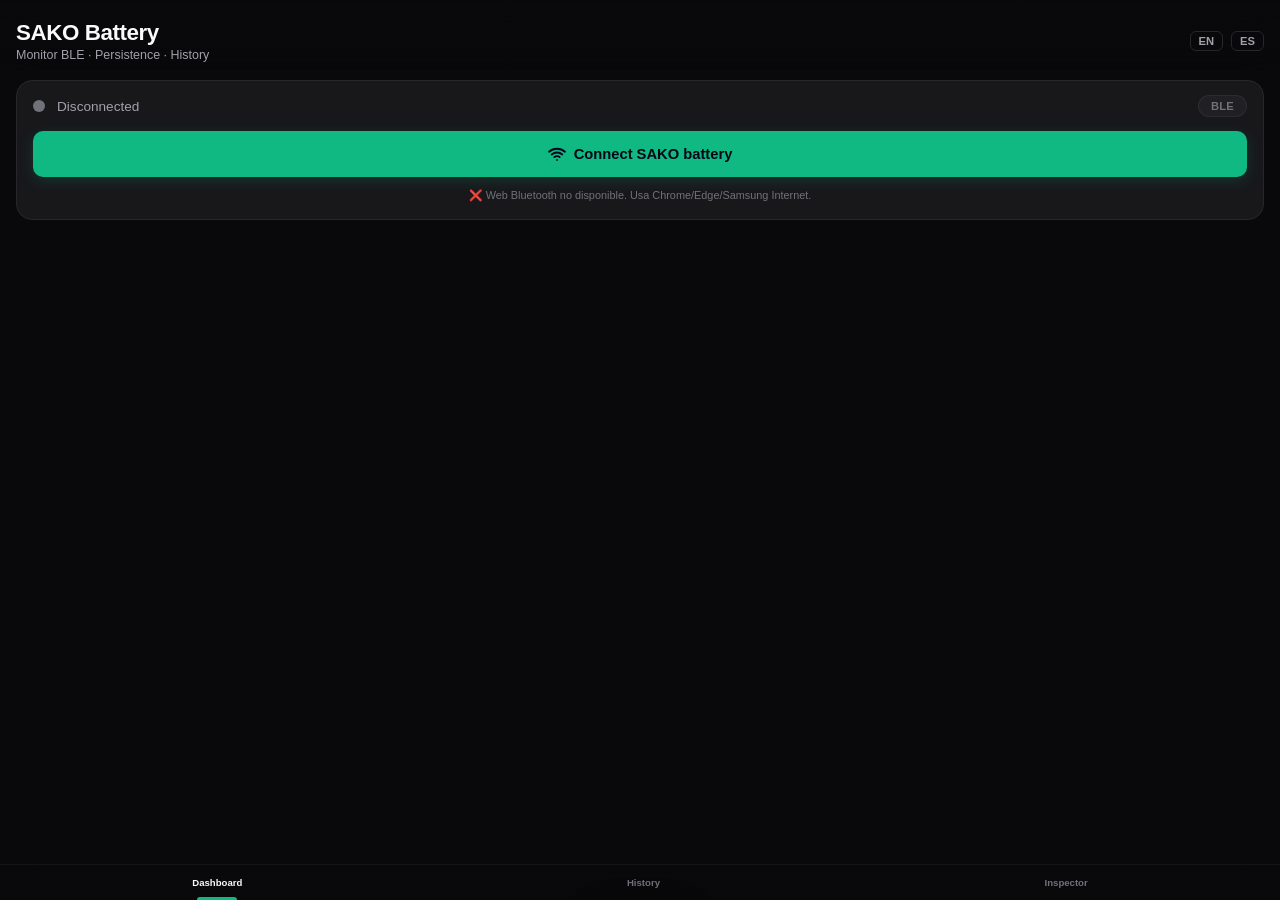
<file: index.html>
<!DOCTYPE html>
<html lang="es">
<head>
    <meta charset="UTF-8">
    <!-- PWA / mobile viewport: user-scalable=yes para accesibilidad (era 'no' antes) -->
    <meta name="viewport" content="width=device-width, initial-scale=1.0, viewport-fit=cover">
    <meta name="theme-color" content="#09090b">
    <meta name="apple-mobile-web-app-capable" content="yes">
    <meta name="apple-mobile-web-app-status-bar-style" content="black-translucent">
    <meta name="description" content="Real-time BLE monitor for SAKO / JBD BMS. Dashboard, history, CSV export.">
    <title>SAKO Battery Pro</title>

    <!-- PWA manifest -->
    <link rel="manifest" href="manifest.webmanifest">

    <!-- iconos -->
    <link rel="icon" type="image/svg+xml" href="assets/icons/icon.svg">
    <link rel="apple-touch-icon" href="assets/icons/icon-192.png">

    <!-- estilos -->
    <link rel="stylesheet" href="assets/css/styles.css">

    <!-- Install button (visible only when beforeinstallprompt fires) -->
    <style>
        #installBtn {
            display: none;
            margin: 0 16px 10px;
            background: linear-gradient(135deg, rgba(16,185,129,0.12), rgba(16,185,129,0.04));
            border: 1px solid rgba(16,185,129,0.25);
            color: var(--primary);
        }
        #installBtn:active { transform: scale(0.97); }
    </style>
</head>
<body>
    <div class="ptr-indicator" id="ptrIndicator">
        <div class="ptr-spinner"></div> Syncing…
    </div>

    <header>
        <div class="header-row">
            <div>
                <h1>SAKO Battery</h1>
                <div class="subtitle" id="headerSub">Monitor BLE · Persistence · History</div>
            </div>
            <div style="display:flex;align-items:center;gap:8px;">
                <button class="lang-btn active" data-lang="en" onclick="setLang('en')" style="font-size:.7rem;font-weight:700;padding:3px 8px;border-radius:6px;border:1px solid var(--border);background:transparent;color:var(--muted);cursor:pointer;">EN</button>
                <button class="lang-btn" data-lang="es" onclick="setLang('es')" style="font-size:.7rem;font-weight:700;padding:3px 8px;border-radius:6px;border:1px solid var(--border);background:transparent;color:var(--muted);cursor:pointer;">ES</button>
                <div class="header-badge hidden" id="liveBadge">● LIVE</div>
            </div>
        </div>
    </header>

    <div class="install-hint hidden anim-fade" id="installHint">
        💡 <b>Tip:</b> Tap ⋮ and select <b>"Add to Home Screen"</b> to use it as a native app.
    </div>

    <!-- CONNECT -->
    <div class="card anim-fade" id="connectCard" style="animation-delay:.05s">
        <div class="status-bar">
            <div class="status-dot-wrap">
                <div class="status-dot" id="statusDot"></div>
                <div class="status-dot-ring" id="statusRing"></div>
            </div>
            <span class="status-text" id="statusText">Disconnected</span>
            <span class="badge badge-idle" id="connBadge">BLE</span>
        </div>
        <div style="padding: 0 16px 16px;">
            <button class="btn" id="connectBtn" onclick="connect()">
                <svg width="18" height="18" viewBox="0 0 24 24" fill="none" stroke="currentColor" stroke-width="2.5" stroke-linecap="round" stroke-linejoin="round"><path d="M5 12.55a11 11 0 0 1 14.08 0"/><path d="M1.42 9a16 16 0 0 1 21.16 0"/><path d="M8.53 16.11a6 6 0 0 1 6.95 0"/><line x1="12" y1="20" x2="12.01" y2="20"/></svg>
                Connect SAKO battery
            </button>
            <button class="btn hidden" id="installBtn" onclick="installApp()">
                <svg width="18" height="18" viewBox="0 0 24 24" fill="none" stroke="currentColor" stroke-width="2.5" stroke-linecap="round" stroke-linejoin="round"><path d="M21 15v4a2 2 0 0 1-2 2H5a2 2 0 0 1-2-2v-4"/><polyline points="7 10 12 15 17 10"/><line x1="12" y1="15" x2="12" y2="3"/></svg>
                Install app
            </button>
            <button class="btn btn-info hidden" id="reconnectBtn" onclick="quickReconnect()">
                <svg width="18" height="18" viewBox="0 0 24 24" fill="none" stroke="currentColor" stroke-width="2.5" stroke-linecap="round" stroke-linejoin="round"><polyline points="23 4 23 10 17 10"/><path d="M20.49 15a9 9 0 1 1-2.12-9.36L23 10"/></svg>
                Quick reconnect
            </button>
            <button class="btn btn-danger hidden" id="disconnectBtn" onclick="disconnect()">
                <svg width="18" height="18" viewBox="0 0 24 24" fill="none" stroke="currentColor" stroke-width="2.5" stroke-linecap="round" stroke-linejoin="round"><line x1="18" y1="6" x2="6" y2="18"/><line x1="6" y1="6" x2="18" y2="18"/></svg>
                Disconnect
            </button>
            <div class="conn-info" id="autoConnectMsg"></div>
            <div class="conn-info" id="bleSupportMsg" style="font-size:.68rem;color:var(--dim);"></div>
        </div>
    </div>

    <!-- DASHBOARD -->
    <div id="viewDashboard" class="view-section hidden">
        <div style="display:flex; justify-content:center; padding: 14px 0 6px;">
            <div class="ring-wrap">
                <svg width="200" height="200" viewBox="0 0 200 200">
                    <circle class="ring-bg" cx="100" cy="100" r="82"/>
                    <circle class="ring-fill" id="ringFill" cx="100" cy="100" r="82"
                        stroke-dasharray="515.22" stroke-dashoffset="128.81"/>
                </svg>
                <div class="ring-center">
                    <div class="ring-soc" id="dashSoc">--%</div>
                    <div class="ring-label" id="dashCapLabel">320 Ah</div>
                </div>
            </div>
        </div>

        <div class="sparkline-wrap hidden" id="sparkWrap">
            <svg class="sparkline" id="sparkSvg" viewBox="0 0 300 40" preserveAspectRatio="none">
                <defs><linearGradient id="sparkGrad" x1="0" y1="0" x2="0" y2="1"><stop offset="0%" stop-color="rgba(16,185,129,0.3)"/><stop offset="100%" stop-color="rgba(16,185,129,0)"/></linearGradient></defs>
                <path id="sparkPath" fill="none" stroke="var(--success)" stroke-width="1.5" stroke-linejoin="round"/>
                <path id="sparkArea" fill="url(#sparkGrad)"/>
            </svg>
        </div>

        <div class="time-card anim-fade" style="animation-delay:.1s">
            <div class="time-icon">
                <svg viewBox="0 0 24 24"><circle cx="12" cy="12" r="10"/><polyline points="12 6 12 12 16 14"/></svg>
            </div>
            <div style="flex:1;min-width:0">
                <div class="time-label" id="dashTimeLabel">Time remaining</div>
                <div class="time-value" id="dashTime">—</div>
                <div class="time-sub" id="dashTimeSub"></div>
                <div class="progress-bar"><div class="progress-fill" id="timeProgress" style="width:0%; background:var(--success);"></div></div>
            </div>
        </div>

        <div class="stats-grid anim-fade" style="animation-delay:.15s">
            <div class="stat"><div class="stat-label">Voltage</div><div class="stat-value" id="dashV">—</div><div class="stat-unit">V</div></div>
            <div class="stat"><div class="stat-label">Current</div><div class="stat-value" id="dashI">—</div><div class="stat-unit">A</div></div>
            <div class="stat"><div class="stat-label">Power</div><div class="stat-value" id="dashP">—</div><div class="stat-unit">W</div></div>
            <div class="stat"><div class="stat-label">Cap. rem.</div><div class="stat-value" id="dashCapRem">—</div><div class="stat-unit">Ah</div></div>
            <div class="stat"><div class="stat-label">Cap. total</div><div class="stat-value" id="dashCapTot">—</div><div class="stat-unit">Ah</div></div>
            <div class="stat"><div class="stat-label">Cycles</div><div class="stat-value" id="dashCyc">—</div><div class="stat-unit">#</div></div>
            <div class="stat"><div class="stat-label">Cells</div><div class="stat-value" id="dashCells">—</div><div class="stat-unit">S</div></div>
            <div class="stat"><div class="stat-label">SW Ver.</div><div class="stat-value" id="dashVer">—</div><div class="stat-unit"></div></div>
            <div class="stat"><div class="stat-label">Protection</div><div class="stat-value" id="dashProt">—</div><div class="stat-unit"></div></div>
        </div>

        <div class="section-title">Temperatures</div>
        <div class="temp-grid" id="tempGrid"></div>

        <div class="section-title">BMS Status</div>
        <div class="card" style="margin-top:0;">
            <div class="card-body" style="padding: 8px 16px;">
                <div class="bms-row"><span>Charge MOSFET</span><span id="dashFetChg">—</span></div>
                <div class="bms-row"><span>Discharge MOSFET</span><span id="dashFetDsc">—</span></div>
                <div class="bms-row"><span>Balance</span><span id="dashBal">—</span></div>
                <div class="bms-row"><span>Last packet</span><span id="dashLast">—</span></div>
            </div>
        </div>
    </div>

    <!-- HISTORY -->
    <div id="viewHistory" class="view-section hidden">
        <div class="section-title">Trend Chart</div>
        <div class="chart-wrap" id="chartWrap">
            <svg class="chart-svg" id="chartSvg" viewBox="0 0 640 220" preserveAspectRatio="none">
                <defs>
                    <linearGradient id="gradV" x1="0" y1="0" x2="0" y2="1">
                        <stop offset="0%" stop-color="rgba(16,185,129,0.22)"/><stop offset="100%" stop-color="rgba(16,185,129,0)"/>
                    </linearGradient>
                    <linearGradient id="gradI" x1="0" y1="0" x2="0" y2="1">
                        <stop offset="0%" stop-color="rgba(59,130,246,0.22)"/><stop offset="100%" stop-color="rgba(59,130,246,0)"/>
                    </linearGradient>
                    <linearGradient id="gradSOC" x1="0" y1="0" x2="0" y2="1">
                        <stop offset="0%" stop-color="rgba(139,92,246,0.12)"/><stop offset="100%" stop-color="rgba(139,92,246,0)"/>
                    </linearGradient>
                </defs>
                <g id="chartGrid" stroke="var(--border)" stroke-width="0.5" opacity="0.4"></g>
                <g id="chartLabels" font-size="9" fill="var(--dim)" font-family="ui-monospace,monospace"></g>
                <path id="areaV" fill="url(#gradV)"/>
                <path id="areaI" fill="url(#gradI)"/>
                <path id="pathV" fill="none" stroke="var(--success)" stroke-width="2.5" stroke-linejoin="round"/>
                <path id="pathI" fill="none" stroke="var(--info)" stroke-width="2.5" stroke-linejoin="round" stroke-dasharray="4,3"/>
                <path id="pathSOC" fill="none" stroke="#a78bfa" stroke-width="1.5" stroke-linejoin="round" opacity="0.7"/>
                <path id="areaSOC" fill="url(#gradSOC)" opacity="0.35"/>
                <g id="pointsV"></g><g id="pointsI"></g><g id="pointsSOC"></g>
                <line id="zeroLine" stroke="var(--dim)" stroke-width="0.5" stroke-dasharray="3,3" opacity="0.5"/>
            </svg>
            <div class="chart-tooltip" id="chartTooltip"></div>
        </div>
        <div class="chart-legend">
            <div class="chart-legend-item"><div class="chart-legend-dot" style="background:var(--success)"></div>Voltaje</div>
            <div class="chart-legend-item"><div class="chart-legend-dot" style="background:var(--info)"></div>Corriente</div>
            <div class="chart-legend-item"><div class="chart-legend-dot" style="background:#a78bfa"></div>SOC</div>
        </div>

        <div class="section-title">Session Statistics</div>
        <div class="card" style="margin-top:0;">
            <div class="card-body" id="statsBody">
                <div class="stat-row"><span>Stored readings</span><span id="statCount">—</span></div>
                <div class="stat-row"><span>First reading</span><span id="statFirst">—</span></div>
                <div class="stat-row"><span>Last reading</span><span id="statLast">—</span></div>
                <div class="stat-row"><span>Voltage max / min</span><span id="statVrange">—</span></div>
                <div class="stat-row"><span>Current max / min</span><span id="statIrange">—</span></div>
                <div class="stat-row"><span>SOC average</span><span id="statSocAvg">—</span></div>
                <div class="stat-row"><span>SOC max / min</span><span id="statSOCrange">—</span></div>
            </div>
        </div>

        <div class="db-controls">
            <button class="btn btn-ghost" onclick="exportCSV()">
                <svg width="16" height="16" viewBox="0 0 24 24" fill="none" stroke="currentColor" stroke-width="2" stroke-linecap="round" stroke-linejoin="round"><path d="M21 15v4a2 2 0 0 1-2 2H5a2 2 0 0 1-2-2v-4"/><polyline points="7 10 12 15 17 10"/><line x1="12" y1="15" x2="12" y2="3"/></svg>
                Export CSV
            </button>
            <button class="btn btn-ghost" onclick="clearHistory()" style="color:var(--danger);border-color:rgba(239,68,68,0.3)">
                <svg width="16" height="16" viewBox="0 0 24 24" fill="none" stroke="currentColor" stroke-width="2" stroke-linecap="round" stroke-linejoin="round"><polyline points="3 6 5 6 21 6"/><path d="M19 6v14a2 2 0 0 1-2 2H7a2 2 0 0 1-2-2V6m3 0V4a2 2 0 0 1 2-2h4a2 2 0 0 1 2 2v2"/></svg>
                Clear history
            </button>
        </div>
    </div>

    <!-- INSPECTOR -->
    <div id="viewInspector" class="view-section hidden">
        <div class="card anim-fade" style="animation-delay:.05s">
            <div class="card-header">
                <span class="card-title">🧬 Hex dump · packet 0x03</span>
                <button class="btn btn-sm" onclick="clearPackets()">Clear</button>
            </div>
            <div class="card-body">
                <div id="hexDump" style="color:var(--muted); font-size:.8rem; text-align:center; padding:30px 20px;">
                    <svg width="40" height="40" viewBox="0 0 24 24" fill="none" stroke="var(--dim)" stroke-width="1.5" style="margin-bottom:10px"><rect x="2" y="3" width="20" height="14" rx="2"/><line x1="8" y1="21" x2="16" y2="21"/><line x1="12" y1="17" x2="12" y2="21"/></svg><br/>
                    Connect and wait for a packet…
                </div>
                <div style="margin-top:12px; font-size:.62rem; color:var(--dim); display:flex; flex-wrap:wrap; gap:10px;">
                    <span><span class="hex-cell hl-v" style="display:inline-block;width:10px;height:10px;padding:0;border-radius:2px"></span> Voltaje</span>
                    <span><span class="hex-cell hl-i" style="display:inline-block;width:10px;height:10px;padding:0;border-radius:2px"></span> Corriente</span>
                    <span><span class="hex-cell hl-c" style="display:inline-block;width:10px;height:10px;padding:0;border-radius:2px"></span> Capacidad</span>
                    <span><span class="hex-cell hl-cyc" style="display:inline-block;width:10px;height:10px;padding:0;border-radius:2px"></span> Ciclos</span>
                    <span><span class="hex-cell hl-soc" style="display:inline-block;width:10px;height:10px;padding:0;border-radius:2px"></span> SOC</span>
                    <span><span class="hex-cell hl-t" style="display:inline-block;width:10px;height:10px;padding:0;border-radius:2px"></span> Temp</span>
                </div>
            </div>
        </div>

        <div class="card anim-fade" style="animation-delay:.1s">
            <div class="card-header"><span class="card-title">🔎 Candidates (all offsets)</span></div>
            <div class="card-body" style="padding:0; overflow-x:auto;">
                <table class="candidate-table">
                    <thead><tr>
                        <th>Off</th><th>Hex</th><th>u8</th><th>u16BE/100</th><th>u16LE/100</th>
                        <th>i16BE/100</th><th>i16LE/100</th><th>u16BE/10−273</th><th>Campo JBD</th>
                    </tr></thead>
                    <tbody id="candidateBody"><tr><td colspan="9" style="text-align:center;color:var(--muted);padding:30px 20px;">
                        <svg width="32" height="32" viewBox="0 0 24 24" fill="none" stroke="var(--dim)" stroke-width="1.5" style="margin-bottom:8px"><circle cx="11" cy="11" r="8"/><line x1="21" y1="21" x2="16.65" y2="16.65"/></svg><br/>Waiting for packets…
                    </td></tr></tbody>
                </table>
            </div>
        </div>

        <div class="card anim-fade" style="animation-delay:.15s">
            <div class="card-header"><span class="card-title">📋 Log</span></div>
            <div class="card-body">
                <div class="log-container" id="log"></div>
            </div>
        </div>
    </div>

    <!-- BOTTOM NAV -->
    <nav class="bottom-nav" id="bottomNav">
        <div class="nav-indicator" id="navIndicator" style="left:0"></div>
        <button class="nav-item active" onclick="setMode('dashboard')" data-mode="dashboard" data-i18n-nav="nav_dashboard">
            <svg class="nav-icon" viewBox="0 0 24 24" fill="none" stroke="currentColor" stroke-width="2" stroke-linecap="round" stroke-linejoin="round"><rect x="3" y="3" width="7" height="7"/><rect x="14" y="3" width="7" height="7"/><rect x="14" y="14" width="7" height="7"/><rect x="3" y="14" width="7" height="7"/></svg>
            Dashboard
        </button>
        <button class="nav-item" onclick="setMode('history')" data-mode="history" data-i18n-nav="nav_history">
            <svg class="nav-icon" viewBox="0 0 24 24" fill="none" stroke="currentColor" stroke-width="2" stroke-linecap="round" stroke-linejoin="round"><polyline points="22 12 18 12 15 21 9 3 6 12 2 12"/></svg>
            History
        </button>
        <button class="nav-item" onclick="setMode('inspector')" data-mode="inspector" data-i18n-nav="nav_inspector">
            <svg class="nav-icon" viewBox="0 0 24 24" fill="none" stroke="currentColor" stroke-width="2" stroke-linecap="round" stroke-linejoin="round"><polyline points="16 18 22 12 16 6"/><polyline points="8 6 2 12 8 18"/></svg>
            Inspector
        </button>
    </nav>

    <div class="toast" id="toast"><span class="toast-icon" id="toastIcon">ℹ️</span><span id="toastText"></span></div>

    <script src="assets/js/app.js"></script>
</body>
</html>
</file>
<file: assets/css/styles.css>
:root {
    --bg: #09090b; --card: #18181b; --border: #27272a;
    --text: #fafafa; --muted: #a1a1aa; --dim: #71717a;
    --primary: #10b981; --success: #22c55e; --danger: #ef4444;
    --warning: #f59e0b; --info: #3b82f6; --accent: #8b5cf6;
    --radius: 1rem; --radius-sm: 0.625rem;
}
* { margin: 0; padding: 0; box-sizing: border-box; -webkit-tap-highlight-color: transparent; }
html { scroll-behavior: smooth; }
body { font-family: -apple-system, BlinkMacSystemFont, 'Segoe UI', Roboto, sans-serif;
    background: var(--bg); color: var(--text); min-height: 100vh; padding-bottom: 90px;
    overflow-x: hidden; overscroll-behavior-y: none; -webkit-overflow-scrolling: touch; }

/* ═══════ ANIMATIONS ═══════ */
@keyframes fadeIn { from { opacity:0; transform: translateY(12px); } to { opacity:1; transform: translateY(0); } }
@keyframes fadeInScale { from { opacity:0; transform: scale(0.95); } to { opacity:1; transform: scale(1); } }
@keyframes pulse-ring { 0% { transform: scale(1); opacity:0.6; } 100% { transform: scale(2.2); opacity:0; } }
@keyframes shimmer { 0% { background-position: -200% 0; } 100% { background-position: 200% 0; } }
@keyframes slideUp { from { transform: translateY(100%); opacity:0; } to { transform: translateY(0); opacity:1; } }
@keyframes spin { to { transform: rotate(360deg); } }
.anim-fade { animation: fadeIn .45s cubic-bezier(.22,1,.36,1) both; }
.anim-scale { animation: fadeInScale .4s cubic-bezier(.22,1,.36,1) both; }

/* ═══════ HEADER ═══════ */
header { padding: 20px 16px 8px; position: sticky; top: 0; z-index: 50;
    background: linear-gradient(180deg, rgba(9,9,11,0.92) 0%, rgba(9,9,11,0.6) 60%, transparent 100%);
    backdrop-filter: blur(16px); -webkit-backdrop-filter: blur(16px); }
header h1 { font-size: 1.4rem; font-weight: 800; letter-spacing: -0.02em; }
header .subtitle { color: var(--muted); font-size: 0.78rem; margin-top: 2px; }
.header-row { display: flex; align-items: center; justify-content: space-between; }
.header-badge { font-size: .65rem; padding: 3px 10px; border-radius: 20px; background: rgba(16,185,129,0.12);
    color: var(--primary); border: 1px solid rgba(16,185,129,0.2); font-weight: 600; }

/* ═══════ CARDS ═══════ */
.card { background: var(--card); border: 1px solid var(--border); border-radius: var(--radius);
    margin: 10px 16px; overflow: hidden;
    transition: transform .2s, box-shadow .2s; }
.card:active { transform: scale(0.992); }
.card-glass { background: rgba(24,24,27,0.7); backdrop-filter: blur(12px); border: 1px solid rgba(39,39,42,0.6); }
.card-header { padding: 14px 16px 10px; border-bottom: 1px solid var(--border);
    display: flex; justify-content: space-between; align-items: center; }
.card-title { font-size: 0.82rem; font-weight: 700; letter-spacing: -0.01em; }
.card-body { padding: 16px; }

/* ═══════ BUTTONS ═══════ */
.btn { background: var(--primary); color: #020617; border: none; padding: 14px 20px;
    border-radius: var(--radius-sm); font-size: 0.92rem; font-weight: 700; cursor: pointer;
    width: 100%; touch-action: manipulation; transition: all .15s ease;
    display: flex; align-items: center; justify-content: center; gap: 8px;
    box-shadow: 0 4px 14px rgba(16,185,129,0.18); }
.btn:active { transform: scale(0.96); box-shadow: 0 2px 8px rgba(16,185,129,0.12); }
.btn:disabled { opacity: .45; cursor: not-allowed; transform: none; box-shadow: none; }
.btn-danger { background: var(--danger); color: white; box-shadow: 0 4px 14px rgba(239,68,68,0.18); }
.btn-danger:active { box-shadow: 0 2px 8px rgba(239,68,68,0.12); }
.btn-sm { width: auto; padding: 7px 14px; font-size: 0.72rem; background: rgba(39,39,42,0.6); color: var(--text);
    border: 1px solid var(--border); font-weight: 600; box-shadow: none; border-radius: 8px; }
.btn-ghost { background: transparent; border: 1px solid var(--border); color: var(--muted); box-shadow: none; }
.btn-ghost:active { background: rgba(255,255,255,0.03); }
.btn-info { background: var(--info); color: #020617; box-shadow: 0 4px 14px rgba(59,130,246,0.18); }

/* ═══════ STATUS ═══════ */
.status-bar { display: flex; align-items: center; gap: 12px; padding: 14px 16px; }
.status-dot-wrap { position: relative; width: 12px; height: 12px; }
.status-dot { width: 12px; height: 12px; border-radius: 50%; background: var(--dim); transition: all .3s; position: relative; z-index: 2; }
.status-dot.connected { background: var(--success); }
.status-dot.connecting { background: var(--warning); }
.status-dot-ring { position: absolute; inset: -4px; border-radius: 50%; border: 2px solid var(--success); opacity: 0; z-index: 1; }
.status-dot.connected + .status-dot-ring { animation: pulse-ring 2s cubic-bezier(0,.55,.45,1) infinite; }
.status-text { color: var(--muted); font-size: 0.85rem; flex: 1; font-weight: 500; }

/* ═══════ RING ═══════ */
.ring-wrap { position: relative; width: 200px; height: 200px; margin: 0 auto; }
.ring-wrap svg { transform: rotate(-90deg); filter: drop-shadow(0 0 12px rgba(16,185,129,0.15)); }
.ring-bg { fill: none; stroke: var(--border); stroke-width: 14; }
.ring-fill { fill: none; stroke: var(--success); stroke-width: 14; stroke-linecap: round;
    transition: stroke-dashoffset .9s cubic-bezier(.22,1,.36,1), stroke .4s; }
.ring-center { position: absolute; inset: 0; display: flex; flex-direction: column;
    align-items: center; justify-content: center; }
.ring-soc { font-size: 3.2rem; font-weight: 800; line-height: 1; font-variant-numeric: tabular-nums;
    letter-spacing: -0.03em; }
.ring-label { font-size: .78rem; color: var(--muted); margin-top: 6px; font-weight: 500; }

/* ═══════ STATS ═══════ */
.stats-grid { display: grid; grid-template-columns: repeat(3, 1fr); gap: 8px; margin: 0 16px; }
.stat { background: var(--card); border: 1px solid var(--border); border-radius: var(--radius-sm);
    padding: 14px 6px; text-align: center; transition: all .2s; }
.stat:hover { border-color: rgba(255,255,255,0.08); transform: translateY(-1px); }
.stat-label { font-size: .6rem; color: var(--muted); text-transform: uppercase; letter-spacing: .06em; margin-bottom: 6px; font-weight: 600; }
.stat-value { font-size: 1.05rem; font-weight: 700; font-variant-numeric: tabular-nums; }
.stat-unit { font-size: .68rem; color: var(--dim); margin-top: 2px; }
.stat-skeleton { background: linear-gradient(90deg, rgba(39,39,42,0.5) 25%, rgba(39,39,42,0.8) 50%, rgba(39,39,42,0.5) 75%);
    background-size: 200% 100%; animation: shimmer 1.5s infinite; border-radius: 4px; height: 18px; width: 60%; margin: 0 auto; }

/* ═══════ TIME CARD ═══════ */
.time-card { display: flex; align-items: center; gap: 14px; padding: 16px;
    border: 1px solid var(--border); border-radius: var(--radius); margin: 0 16px 10px;
    background: linear-gradient(135deg, rgba(24,24,27,0.9), rgba(24,24,27,0.6)); }
.time-icon { width: 44px; height: 44px; border-radius: 12px; display: flex; align-items: center; justify-content: center;
    background: linear-gradient(135deg, rgba(59,130,246,0.15), rgba(59,130,246,0.05)); }
.time-icon svg { width: 22px; height: 22px; stroke: var(--info); fill: none; stroke-width: 2.2; stroke-linecap: round; stroke-linejoin: round; }
.time-label { font-size: .72rem; color: var(--muted); font-weight: 600; text-transform: uppercase; letter-spacing: .04em; }
.time-value { font-size: 1.35rem; font-weight: 700; font-variant-numeric: tabular-nums; margin-top: 2px; }
.time-sub { font-size: .72rem; color: var(--dim); margin-top: 4px; }
.progress-bar { width: 100%; height: 5px; background: rgba(39,39,42,0.6); border-radius: 3px; overflow: hidden; margin-top: 10px; }
.progress-fill { height: 100%; border-radius: 3px; transition: width .6s cubic-bezier(.22,1,.36,1); }

/* ═══════ BADGES ═══════ */
.badge { display: inline-block; padding: 4px 12px; border-radius: 20px; font-size: .7rem; font-weight: 700;
    letter-spacing: .02em; transition: all .3s; }
.badge-charging { background: rgba(16,185,129,0.12); color: var(--success); border: 1px solid rgba(16,185,129,0.2); }
.badge-discharging { background: rgba(59,130,246,0.12); color: var(--info); border: 1px solid rgba(59,130,246,0.2); }
.badge-idle { background: rgba(113,113,122,0.1); color: var(--dim); border: 1px solid rgba(113,113,122,0.15); }

/* ═══════ BOTTOM NAV ═══════ */
.bottom-nav { position: fixed; bottom: 0; left: 0; right: 0; z-index: 100;
    background: linear-gradient(180deg, rgba(9,9,11,0.6) 0%, rgba(9,9,11,0.95) 40%);
    backdrop-filter: blur(20px); -webkit-backdrop-filter: blur(20px);
    border-top: 1px solid rgba(39,39,42,0.4); padding: 8px 0 calc(8px + env(safe-area-inset-bottom));
    display: flex; justify-content: space-around; align-items: center; }
.nav-item { display: flex; flex-direction: column; align-items: center; gap: 3px; padding: 4px 16px;
    color: var(--dim); font-size: .6rem; font-weight: 600; cursor: pointer; transition: all .2s;
    border: none; background: none; touch-action: manipulation; }
.nav-item:active { transform: scale(0.9); }
.nav-item.active { color: var(--text); }
.nav-item.active .nav-icon { color: var(--primary); }
.nav-icon { width: 24px; height: 24px; transition: all .2s; }
.nav-indicator { position: absolute; bottom: 0; width: 40px; height: 3px; background: var(--primary);
    border-radius: 3px 3px 0 0; transition: all .35s cubic-bezier(.22,1,.36,1); }

/* ═══════ CHART ═══════ */
.chart-wrap { position: relative; height: 220px; margin: 0 16px; background: var(--card);
    border: 1px solid var(--border); border-radius: var(--radius); overflow: hidden; }
.chart-svg { width: 100%; height: 100%; }
.chart-tooltip { position: absolute; background: rgba(24,24,27,0.97); border: 1px solid var(--border);
    border-radius: 10px; padding: 8px 12px; font-size: .72rem; pointer-events: none; opacity: 0;
    transition: opacity .15s; color: var(--text); z-index: 10; box-shadow: 0 8px 24px rgba(0,0,0,0.4); }
.chart-legend { display: flex; gap: 16px; justify-content: center; margin: 10px 16px; flex-wrap: wrap; }
.chart-legend-item { display: flex; align-items: center; gap: 5px; font-size: .72rem; color: var(--muted); font-weight: 500; }
.chart-legend-dot { width: 8px; height: 8px; border-radius: 50%; }

/* ═══════ SECTIONS ═══════ */
.section-title { font-size: .72rem; color: var(--muted); text-transform: uppercase;
    letter-spacing: .06em; margin: 18px 16px 10px; font-weight: 700; }

/* ═══════ TEMP ═══════ */
.temp-grid { display: grid; grid-template-columns: repeat(3, 1fr); gap: 8px; margin: 0 16px; }
.temp-item { background: var(--card); border: 1px solid var(--border); border-radius: var(--radius-sm);
    padding: 12px 8px; text-align: center; font-size: .85rem; transition: all .2s; }
.temp-item:hover { border-color: rgba(255,255,255,0.08); }
.temp-item span { display: block; color: var(--muted); font-size: .6rem; margin-bottom: 3px; font-weight: 600; text-transform: uppercase; letter-spacing: .04em; }

/* ═══════ LOG ═══════ */
.log-container { background: #0c0c0e; border-radius: 10px; padding: 12px; font-family: ui-monospace, monospace;
    font-size: .68rem; color: var(--muted); max-height: 220px; overflow-y: auto; line-height: 1.6;
    border: 1px solid var(--border); }
.log-entry { margin-bottom: 3px; word-break: break-all; padding: 1px 0; }
.log-err { color: var(--danger); }
.log-ok  { color: var(--success); }
.log-warn{ color: var(--warning); }
.log-info{ color: var(--info); }

/* ═══════ HEX ═══════ */
.hex-grid { display: grid; grid-template-columns: 32px repeat(8, 1fr); gap: 2px;
    font-family: 'SF Mono', ui-monospace, monospace; font-size: .62rem; }
.hex-cell { background: rgba(39,39,42,0.5); padding: 5px 1px; text-align: center;
    border-radius: 3px; color: var(--muted); min-height: 24px;
    display: flex; align-items: center; justify-content: center; transition: all .15s; }
.hex-cell:hover { transform: scale(1.15); z-index: 2; }
.hex-cell.hdr { background: transparent; color: var(--dim); font-weight: 700; }
.hex-cell.off { background: transparent; color: var(--dim); font-weight: 700; }
.hex-cell.data { color: var(--text); font-weight: 700; }
.hex-cell.hl-v  { background: rgba(16,185,129,0.15); color: var(--success); border: 1px solid rgba(16,185,129,0.35); }
.hex-cell.hl-i  { background: rgba(59,130,246,0.15); color: var(--info);    border: 1px solid rgba(59,130,246,0.35); }
.hex-cell.hl-c  { background: rgba(245,158,11,0.15); color: var(--warning); border: 1px solid rgba(245,158,11,0.35); }
.hex-cell.hl-t  { background: rgba(239,68,68,0.15);  color: var(--danger);  border: 1px solid rgba(239,68,68,0.35); }
.hex-cell.hl-soc{ background: rgba(139,92,246,0.15); color: #a78bfa;        border: 1px solid rgba(139,92,246,0.35); }
.hex-cell.hl-cyc{ background: rgba(236,72,153,0.15); color: #f472b6;        border: 1px solid rgba(236,72,153,0.35); }

.candidate-table { width: 100%; border-collapse: collapse; font-size: .72rem; }
.candidate-table th { text-align: left; padding: 8px 6px; color: var(--muted);
    font-weight: 700; border-bottom: 1px solid var(--border); font-size: .6rem; text-transform: uppercase; letter-spacing: .04em; }
.candidate-table td { padding: 7px 6px; border-bottom: 1px solid var(--border); color: var(--text); }
.candidate-table tr:hover td { background: rgba(39,39,42,0.4); }
.match-exact { color: var(--success); font-weight: 700; }
.match-near  { color: var(--warning); font-weight: 600; }

/* ═══════ TOAST ═══════ */
.toast { position: fixed; bottom: calc(20px + env(safe-area-inset-bottom) + 60px); left: 50%;
    transform: translateX(-50%) translateY(140px);
    background: rgba(24,24,27,0.97); border: 1px solid var(--border); color: var(--text);
    padding: 12px 20px; border-radius: 14px; font-size: .85rem; z-index: 200;
    transition: transform .4s cubic-bezier(.34,1.56,.64,1), opacity .3s;
    box-shadow: 0 12px 40px rgba(0,0,0,0.5); backdrop-filter: blur(12px);
    display: flex; align-items: center; gap: 8px; max-width: 90vw; }
.toast.show { transform: translateX(-50%) translateY(0); }
.toast-icon { font-size: 1.1rem; }

/* ═══════ MISC ═══════ */
.hidden { display: none !important; }
.install-hint { background: linear-gradient(135deg, rgba(16,185,129,0.08), rgba(16,185,129,0.02));
    border: 1px solid rgba(16,185,129,0.15); border-radius: var(--radius-sm);
    padding: 12px 16px; margin: 0 16px 10px; font-size: .78rem; color: var(--muted); line-height: 1.5; }
.install-hint b { color: var(--success); }

.stat-row { display: flex; justify-content: space-between; padding: 10px 0; border-bottom: 1px solid var(--border);
    font-size: .82rem; color: var(--muted); }
.stat-row:last-child { border-bottom: none; }
.stat-row span:last-child { color: var(--text); font-weight: 700; }

.db-controls { display: flex; gap: 8px; margin: 0 16px 10px; flex-wrap: wrap; }
.db-controls .btn { flex: 1; min-width: 120px; font-size: .78rem; padding: 10px; border-radius: 10px; }

.empty-state { text-align: center; padding: 50px 20px; color: var(--dim); }
.empty-state svg { width: 56px; height: 56px; stroke: var(--dim); margin-bottom: 16px; opacity: .5; }
.empty-state h3 { font-size: 1rem; color: var(--text); margin-bottom: 6px; }
.empty-state p { font-size: .8rem; }

.bms-row { display: flex; justify-content: space-between; padding: 10px 0; border-bottom: 1px solid var(--border);
    font-size: .82rem; color: var(--muted); align-items: center; }
.bms-row:last-child { border-bottom: none; }
.bms-row span:last-child { color: var(--text); font-weight: 700; font-size: .85rem; }
.bms-tag { font-size: .65rem; padding: 2px 8px; border-radius: 6px; font-weight: 700; }

/* Pull to refresh indicator */
.ptr-indicator { position: fixed; top: -50px; left: 50%; transform: translateX(-50%);
    z-index: 60; transition: top .25s ease, opacity .2s ease; display: flex; align-items: center; gap: 8px;
    background: rgba(24,24,27,0.95); border: 1px solid var(--border); padding: 10px 18px;
    border-radius: 24px; font-size: .78rem; color: var(--muted); font-weight: 600;
    backdrop-filter: blur(12px); box-shadow: 0 4px 20px rgba(0,0,0,0.3); opacity: 0; }
.ptr-indicator.visible { top: 16px; opacity: 1; }
.ptr-spinner { width: 14px; height: 14px; border: 2.5px solid var(--border); border-top-color: var(--primary);
    border-radius: 50%; transition: transform .1s linear; }

/* View transitions */
.view-section { animation: fadeIn .35s cubic-bezier(.22,1,.36,1) both; }

/* Sparkline */
.sparkline-wrap { margin: 0 16px 10px; height: 40px; }
.sparkline { width: 100%; height: 100%; }

/* Connection card improvements */
.conn-info { font-size: .75rem; color: var(--muted); margin-top: 10px; text-align: center; line-height: 1.5; }
.conn-info a { color: var(--info); text-decoration: none; }
</file>
